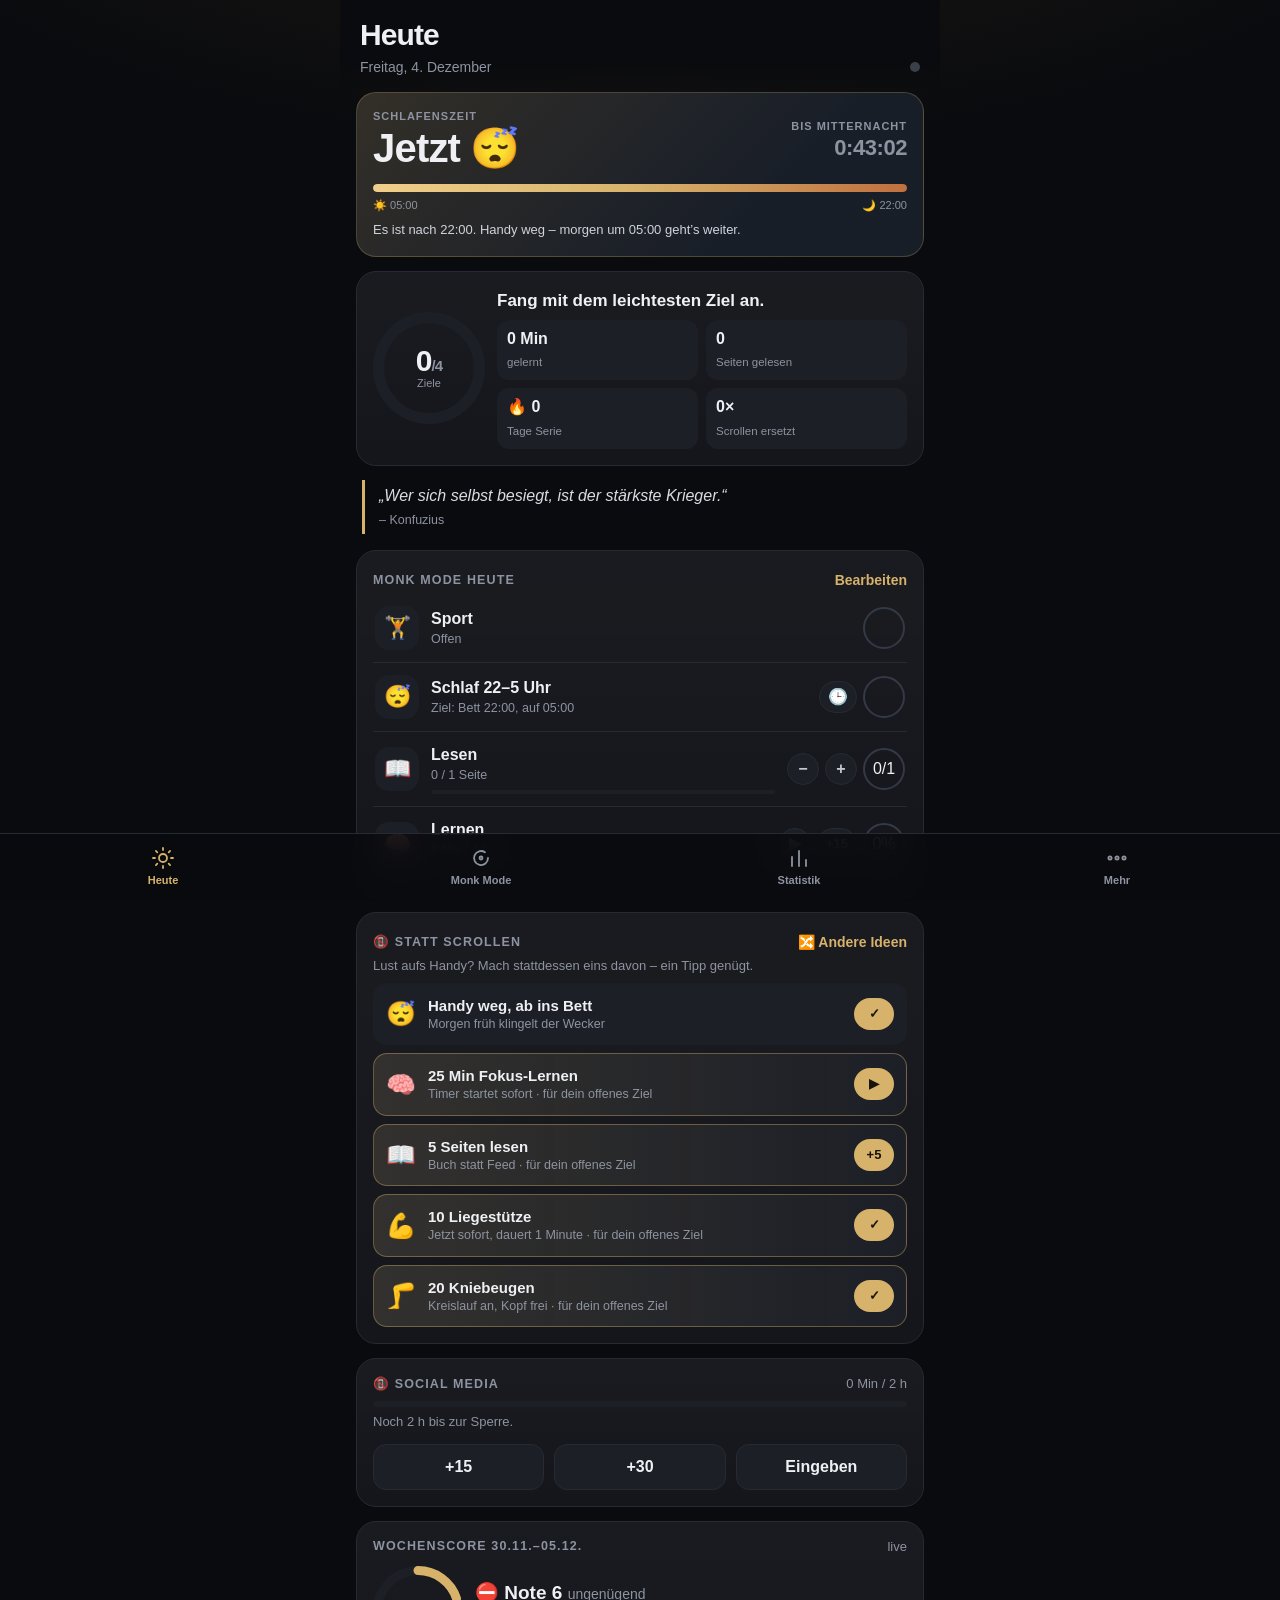
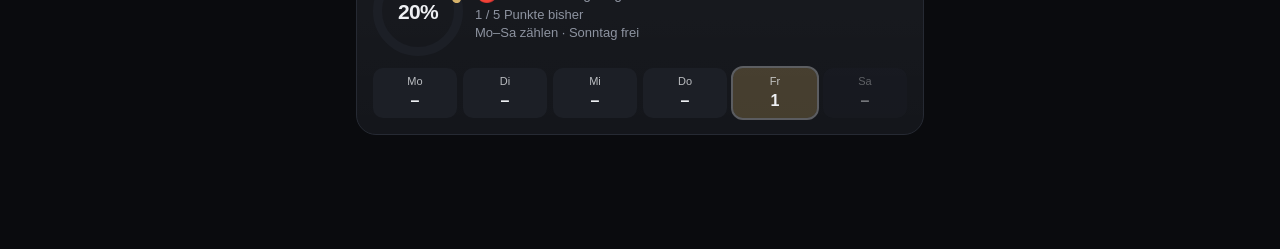
<file: index.html>
<!doctype html>
<html lang="de">
<head>
<meta charset="utf-8">
<meta name="viewport" content="width=device-width, initial-scale=1, viewport-fit=cover, user-scalable=no">
<title>Monk Mode</title>
<meta name="description" content="Monk Mode – deine Ziele, jeden Tag">
<meta name="theme-color" content="#0a0b0e">
<meta name="color-scheme" content="dark">
<meta name="apple-mobile-web-app-capable" content="yes">
<meta name="mobile-web-app-capable" content="yes">
<meta name="apple-mobile-web-app-status-bar-style" content="black-translucent">
<meta name="apple-mobile-web-app-title" content="Monk Mode">
<link rel="manifest" href="manifest.json">
<link rel="icon" type="image/png" sizes="32x32" href="icons/favicon-32.png">
<link rel="apple-touch-icon" href="icons/apple-touch-icon.png">
<link rel="stylesheet" href="styles.css?v=5">
</head>
<body>
<header class="topbar"><div><h1 id="title">Heute</h1><div id="subtitle"></div></div><div class="topright" id="topright"></div></header>
<div id="notice"></div>
<main id="view"></main>
<nav class="tabbar">
  <button data-tab="today" class="active"><svg viewBox="0 0 24 24"><circle cx="12" cy="12" r="4"/><path d="M12 2v2M12 20v2M2 12h2M20 12h2M4.9 4.9l1.4 1.4M17.7 17.7l1.4 1.4M4.9 19.1l1.4-1.4M17.7 6.3l1.4-1.4"/></svg><span>Heute</span></button>
  <button data-tab="monk"><svg viewBox="0 0 24 24"><path d="M19 12a7 7 0 1 1-3-5.7"/><circle cx="12" cy="12" r="1.5"/></svg><span>Monk Mode</span></button>
  <button data-tab="stats"><svg viewBox="0 0 24 24"><path d="M5 20V11M12 20V5M19 20v-6"/></svg><span>Statistik</span></button>
  <button data-tab="settings"><svg viewBox="0 0 24 24"><circle cx="5" cy="12" r="1.6"/><circle cx="12" cy="12" r="1.6"/><circle cx="19" cy="12" r="1.6"/></svg><span>Mehr</span></button>
</nav>
<div id="sheet" class="sheet hidden"><div class="sheet-backdrop"></div><div class="sheet-body" id="sheetBody"></div></div>
<div id="toast" class="toast"></div>
<script src="vendor/supabase.js"></script>
<script src="store.js?v=5"></script>
<script src="app.js?v=5"></script>
<script src="sync.js?v=5"></script>
</body>
</html>
</file>
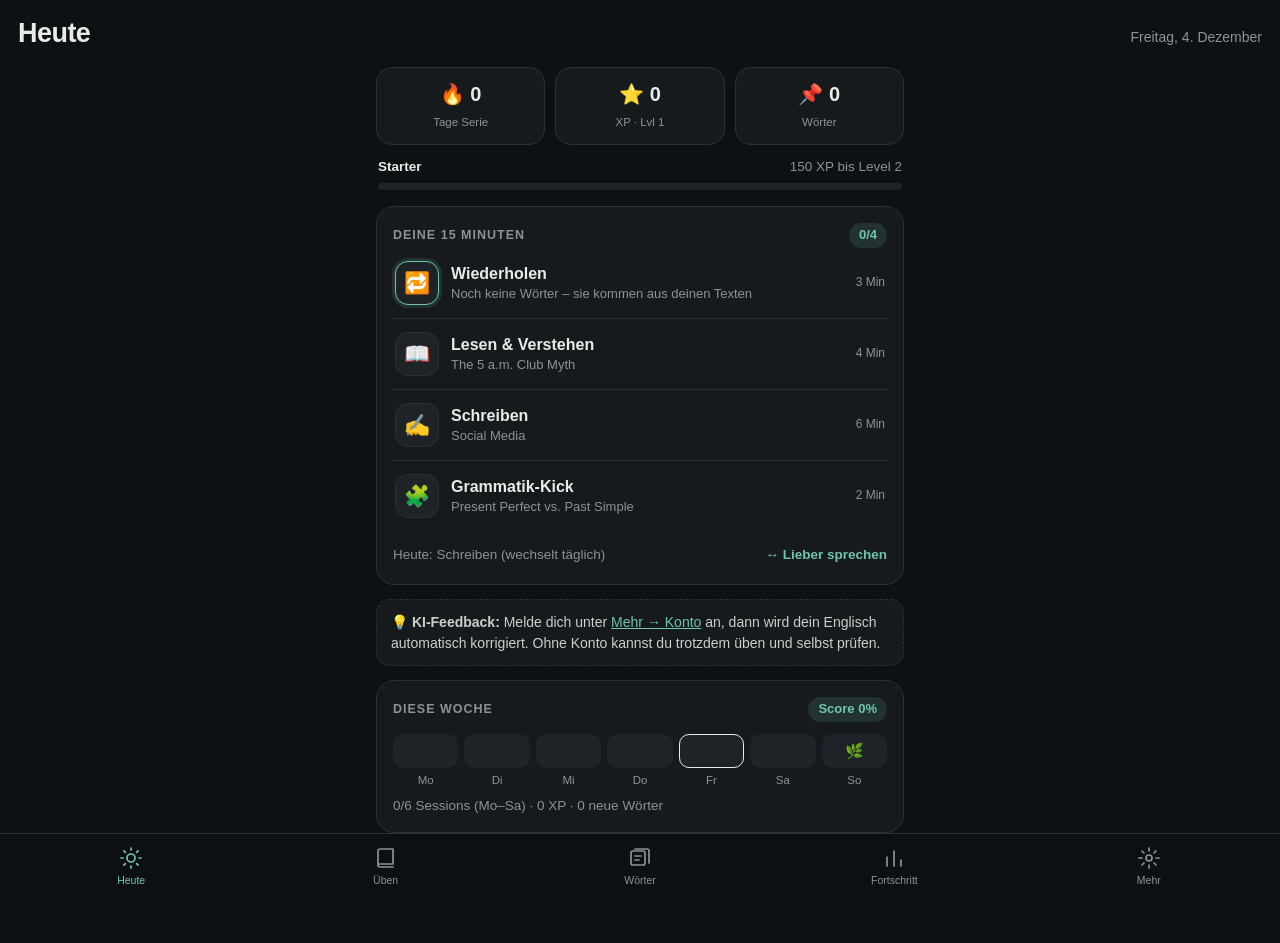
<file: english/index.html>
<!doctype html>
<html lang="de">
<head>
<meta charset="utf-8">
<meta name="viewport" content="width=device-width, initial-scale=1, viewport-fit=cover">
<title>English Daily</title>
<meta name="description" content="15 Minuten echtes Englisch am Tag – Lesen, Schreiben, Sprechen, Wörter, Grammatik">
<meta name="theme-color" content="#0e1113">
<meta name="color-scheme" content="dark">
<meta name="apple-mobile-web-app-capable" content="yes">
<meta name="mobile-web-app-capable" content="yes">
<meta name="apple-mobile-web-app-status-bar-style" content="black-translucent">
<meta name="apple-mobile-web-app-title" content="English">
<link rel="manifest" href="manifest.json">
<link rel="icon" type="image/png" sizes="32x32" href="icons/favicon-32.png">
<link rel="apple-touch-icon" href="icons/apple-touch-icon.png">
<link rel="stylesheet" href="styles.css">
</head>
<body>
<header class="topbar"><button id="backBtn" class="backbtn hidden" aria-label="Zurück">‹</button><h1 id="title">Heute</h1><span id="subtitle"></span></header>
<main id="view"></main>
<nav class="tabbar">
  <button data-tab="today" class="active"><svg viewBox="0 0 24 24"><circle cx="12" cy="12" r="4"/><path d="M12 2v2M12 20v2M2 12h2M20 12h2M4.9 4.9l1.4 1.4M17.7 17.7l1.4 1.4M4.9 19.1l1.4-1.4M17.7 6.3l1.4-1.4"/></svg><span>Heute</span></button>
  <button data-tab="practice"><svg viewBox="0 0 24 24"><path d="M4 19.5V5a2 2 0 0 1 2-2h13v15H6a2 2 0 0 0-2 2zM4 19.5A2 2 0 0 0 6 21h13"/></svg><span>Üben</span></button>
  <button data-tab="words"><svg viewBox="0 0 24 24"><rect x="3" y="5" width="14" height="14" rx="2"/><path d="M7 3h12a2 2 0 0 1 2 2v12"/><path d="M7 10h6M7 14h4"/></svg><span>Wörter</span></button>
  <button data-tab="progress"><svg viewBox="0 0 24 24"><path d="M5 20V11M12 20V5M19 20v-6"/></svg><span>Fortschritt</span></button>
  <button data-tab="more"><svg viewBox="0 0 24 24"><circle cx="12" cy="12" r="3"/><path d="M12 2v3M12 19v3M2 12h3M19 12h3M5 5l2 2M17 17l2 2M5 19l2-2M17 7l2-2"/></svg><span>Mehr</span></button>
</nav>
<div id="sheet" class="sheet hidden"><div class="sheet-backdrop"></div><div class="sheet-body" id="sheetBody"></div></div>
<div id="toast" class="toast"></div>
<script src="vendor/supabase.js"></script>
<script src="content-texts.js"></script>
<script src="content-learn.js"></script>
<script src="app.js"></script>
<script src="sync.js"></script>
</body>
</html>
</file>
<file: styles.css>
/* Monk Mode v4 – dark, mobile-first */
:root{
  --bg:#0a0b0e;--card:#14161b;--card2:#1c1f26;--line:#262a33;--text:#eef0f3;--muted:#8d93a0;
  --accent:#d6b26a;--accent2:#f0cf8a;--accent-dim:rgba(214,178,106,.16);--ok:#4cc38a;--danger:#e5534b;--warn:#e8a33d;--blue:#5b9cff;
  --safe-b:env(safe-area-inset-bottom,0px);--safe-t:env(safe-area-inset-top,0px);
}
*{box-sizing:border-box;-webkit-tap-highlight-color:transparent}
html,body{margin:0;background:var(--bg);color:var(--text);font:16px/1.4 -apple-system,BlinkMacSystemFont,"SF Pro Text","Inter","Segoe UI",Roboto,Helvetica,Arial,sans-serif;-webkit-font-smoothing:antialiased;overscroll-behavior-y:none}
body{min-height:100dvh;background:radial-gradient(1200px 500px at 50% -200px,rgba(214,178,106,.10),transparent 70%),var(--bg);background-attachment:fixed}
button,input,select,textarea{font:inherit;color:inherit}
a{color:var(--accent)}
.topbar{position:sticky;top:0;z-index:5;padding:calc(var(--safe-t) + 14px) 20px 10px;background:linear-gradient(var(--bg) 70%,rgba(10,11,14,0));display:flex;align-items:flex-end;justify-content:space-between;gap:10px;max-width:600px;margin:0 auto}
.topbar h1{margin:0;font-size:30px;font-weight:750;letter-spacing:-.03em}
#subtitle{color:var(--muted);font-size:14px;margin-top:2px}
.topright{display:flex;align-items:center;gap:8px;padding-bottom:6px}
main{padding:4px 16px calc(100px + var(--safe-b));max-width:600px;margin:0 auto}
#notice{max-width:600px;margin:0 auto;padding:0 16px}
.notice{display:flex;align-items:center;gap:10px;border-radius:14px;padding:11px 12px;margin:0 0 12px;font-size:13.5px;line-height:1.35;border:1px solid}
.notice span{flex:1}
.notice.warn{background:rgba(232,163,61,.10);border-color:rgba(232,163,61,.35)}
.notice.bad{background:rgba(229,83,75,.12);border-color:rgba(229,83,75,.45)}
.notice.ok{background:rgba(76,195,138,.10);border-color:rgba(76,195,138,.35)}
.notice.info{background:rgba(91,156,255,.10);border-color:rgba(91,156,255,.35)}
.notice .x{background:none;border:0;color:var(--muted);font-size:20px;cursor:pointer;padding:0 4px}
.tabbar{position:fixed;left:0;right:0;bottom:0;z-index:10;display:flex;justify-content:space-around;padding:8px 4px calc(8px + var(--safe-b));background:rgba(10,11,14,.88);backdrop-filter:blur(16px);-webkit-backdrop-filter:blur(16px);border-top:1px solid var(--line)}
.tabbar button{flex:1;background:none;border:0;display:flex;flex-direction:column;align-items:center;gap:3px;color:var(--muted);font-size:11px;padding:4px 0;cursor:pointer;font-weight:550}
.tabbar svg{width:24px;height:24px;fill:none;stroke:currentColor;stroke-width:1.8;stroke-linecap:round;stroke-linejoin:round}
.tabbar button.active{color:var(--accent)}
.card{background:linear-gradient(180deg,rgba(255,255,255,.025),rgba(255,255,255,0)),var(--card);border:1px solid var(--line);border-radius:20px;padding:16px;margin:0 0 14px}
.h,.card h2{margin:0 0 10px;font-size:12.5px;font-weight:700;text-transform:uppercase;letter-spacing:.09em;color:var(--muted)}
.row .h{margin:0}
.sect{display:flex;align-items:center;justify-content:space-between;margin:20px 4px 10px}
.sect .h{margin:0}
.row{display:flex;align-items:center;gap:12px}
.between{justify-content:space-between}
.grow{flex:1;min-width:0}
.muted{color:var(--muted)}.small{font-size:13px}.tiny{font-size:11px}.center{text-align:center}.accent{color:var(--accent)}.okc{color:var(--ok)}
.eyebrow{font-size:11px;font-weight:700;letter-spacing:.09em;text-transform:uppercase;color:var(--muted)}
.headline{font-size:17px;font-weight:650;line-height:1.3;margin:2px 0 4px}
.btn{border:1px solid var(--line);background:var(--card2);border-radius:13px;padding:11px 16px;cursor:pointer;font-weight:600;transition:transform .08s}
.btn:active{transform:scale(.97)}
.btn.small{padding:7px 12px;font-size:13.5px;border-radius:11px}
.btn.primary{background:linear-gradient(180deg,var(--accent2),var(--accent));border-color:var(--accent);color:#17130b}
.btn.danger{color:var(--danger)}
.btn.block{width:100%}
.btn.ghost{background:none}
.btn:disabled{opacity:.5}
.btns{display:flex;gap:10px;flex-wrap:wrap;margin-top:12px}
.btns .btn{flex:1}
.btns.col{flex-direction:column}
.btns.tight{margin-top:8px;gap:8px}
.link{background:none;border:0;color:var(--accent);font-weight:600;font-size:14px;cursor:pointer;padding:4px 0;white-space:nowrap}
.empty{text-align:center;padding:26px 10px;color:var(--muted)}
.empty .big{font-size:40px;margin-bottom:6px}
/* Hero: Tageszeit */
.hero{background:linear-gradient(135deg,rgba(214,178,106,.16),rgba(91,156,255,.06) 70%),var(--card);border-color:rgba(214,178,106,.25)}
.clock{font-size:40px;font-weight:750;letter-spacing:-.02em;font-variant-numeric:tabular-nums;line-height:1.1;margin-top:2px}
.clock.sm{font-size:22px;color:var(--muted);font-weight:650}
.hero .right{text-align:right}
.daybar{height:8px;border-radius:8px;background:rgba(255,255,255,.08);overflow:hidden;margin:14px 0 6px}
.daybar i{display:block;height:100%;width:0;background:linear-gradient(90deg,var(--accent2),var(--accent),#c0703f);border-radius:8px;transition:width 1s linear}
.daytext{margin-top:8px;color:#cfd3da}
/* Fortschritt */
.progress .row{align-items:center}
.stats4{display:grid;grid-template-columns:1fr 1fr;gap:8px;margin-top:8px}
.stats4 div{background:var(--card2);border-radius:12px;padding:8px 10px}
.stats4 b{display:block;font-size:16px;font-variant-numeric:tabular-nums}
.stats4 span{font-size:11.5px;color:var(--muted)}
/* Ring */
.ring{position:relative;width:200px;height:200px;flex:none}
.ring svg{width:100%;height:100%;transform:rotate(-90deg)}
.ring .bg{stroke:var(--card2)}.ring .fg{stroke:var(--accent);transition:stroke-dashoffset .6s}
.ring .center{position:absolute;inset:0;display:flex;flex-direction:column;align-items:center;justify-content:center;text-align:center}
.ring .big{font-size:40px;font-weight:750;letter-spacing:-.03em;line-height:1}
.ring .big small{font-size:.5em;color:var(--muted);font-weight:600}
.ring.md{width:112px;height:112px}.ring.md .big{font-size:30px}
.ring.sm{width:90px;height:90px}.ring.sm .big{font-size:21px}
/* Zitat */
.quote{margin:4px 6px 16px;padding:4px 0 4px 14px;border-left:3px solid var(--accent);font-size:16px;font-style:italic;color:#d9dce2;line-height:1.45;cursor:pointer;transition:opacity .3s;min-height:46px}
.quote span{display:block;font-style:normal;font-size:12.5px;color:var(--muted);margin-top:4px}
.quote.fade{opacity:0}
/* Fokus */
.focus{border-color:rgba(76,195,138,.45);background:linear-gradient(135deg,rgba(76,195,138,.14),transparent 70%),var(--card)}
.focus-title{font-weight:650;font-size:16px;margin-top:2px}
.focus-time{font-size:34px;font-weight:750;font-variant-numeric:tabular-nums;color:var(--ok)}
.focus .bar>i{background:var(--ok)}
/* Ziele */
.item{display:flex;align-items:center;gap:12px;padding:12px 2px;border-bottom:1px solid var(--line)}
.item:last-child{border-bottom:0}
.emoji{width:44px;height:44px;border-radius:14px;background:var(--card2);display:grid;place-items:center;font-size:22px;flex:none}
.item .name{font-weight:620;white-space:nowrap;overflow:hidden;text-overflow:ellipsis}
.item .meta{font-size:12.5px;color:var(--muted)}
.item.is-done .name{color:var(--accent2)}
.check{width:42px;height:42px;border-radius:50%;border:2px solid #343946;background:none;display:grid;place-items:center;cursor:pointer;flex:none;transition:all .18s;font-variant-numeric:tabular-nums}
.check svg{width:20px;height:20px;stroke:#17130b;stroke-width:3;fill:none;opacity:0;transition:opacity .15s}
.check.done{background:var(--accent);border-color:var(--accent);color:#17130b;font-weight:750;font-size:13px}
.check.done svg{opacity:1}
.check.partial{border-color:var(--accent);color:var(--accent);font-size:11.5px;font-weight:750}
.counter{display:flex;align-items:center;gap:6px;flex:none}
.mini{min-width:32px;height:32px;border-radius:16px;border:1px solid var(--line);background:var(--card2);cursor:pointer;color:#c4c8d0;font-size:16px;line-height:1;padding:0 8px;font-weight:600}
.mini.wide{font-size:13px}
.mini.run{background:var(--ok);border-color:var(--ok);color:#06150e}
.mini:disabled{opacity:.3}
.bar{height:6px;border-radius:6px;background:var(--card2);overflow:hidden;margin-top:8px}
.bar.thin{height:4px;margin-top:6px}
.bar>i{display:block;height:100%;background:var(--accent);border-radius:6px;transition:width .3s}
.gname{font-weight:650;font-size:16px}
.goal .link{align-self:flex-start}
.sortbtns{display:flex;gap:6px}
/* Statt Scrollen */
.alt{display:flex;align-items:center;gap:12px;width:100%;text-align:left;background:var(--card2);border:1px solid transparent;border-radius:14px;padding:11px 12px;margin-top:8px;cursor:pointer;transition:transform .08s,border-color .2s}
.alt:active{transform:scale(.98)}
.alt.tied{border-color:rgba(214,178,106,.4);background:linear-gradient(90deg,rgba(214,178,106,.12),transparent),var(--card2)}
.alt .ae{font-size:24px;width:30px;text-align:center}
.alt b{display:block;font-weight:620;font-size:15px}
.alt small{display:block;color:var(--muted);font-size:12.5px}
.alt .go{min-width:40px;height:32px;border-radius:16px;background:var(--accent);color:#17130b;display:grid;place-items:center;font-weight:750;font-size:13px;padding:0 8px}
/* Woche */
.week{display:grid;grid-template-columns:repeat(7,1fr);gap:6px}
.week button{aspect-ratio:1;border-radius:10px;border:1px solid var(--line);background:var(--card2);color:var(--muted);font-size:12.5px;cursor:pointer;padding:0}
.week button.on{background:var(--accent);border-color:var(--accent);color:#17130b;font-weight:700}
.week button.part{border-color:var(--accent);color:var(--accent)}
.week button.today{outline:2px solid rgba(255,255,255,.35);outline-offset:1px}
.week button.blk{background:rgba(229,83,75,.25);border-color:rgba(229,83,75,.5)}
.week button.sun{opacity:.6}
.weekhead{display:grid;grid-template-columns:repeat(7,1fr);gap:6px;margin-bottom:4px}
.weekhead span{text-align:center;font-size:11px;color:var(--muted)}
.weekgrid{display:grid;grid-template-columns:repeat(6,1fr);gap:6px;margin-top:12px}
.wd{background:var(--card2);border-radius:10px;padding:6px 0;text-align:center}
.wd span{display:block;font-size:11px;opacity:.75}
.wd.future{opacity:.45}.wd.blocked{background:rgba(229,83,75,.35)}
.wd.today{outline:2px solid rgba(255,255,255,.3)}
.grade{font-size:19px;font-weight:700}.grade .muted{font-size:14px;font-weight:500}
.bignum{font-size:34px;font-weight:750}
/* Kalender */
.cal{display:grid;grid-template-columns:repeat(7,1fr);gap:5px}
.cal .dow{text-align:center;font-size:11px;color:var(--muted)}
.cal .d{aspect-ratio:1;border-radius:9px;background:var(--card2);display:grid;place-items:center;font-size:12px;color:var(--muted)}
.cal .d.today{outline:2px solid var(--accent)}
.cal .d.future{opacity:.35}
.cal .d.sun{background-image:repeating-linear-gradient(45deg,transparent 0 4px,rgba(255,255,255,.04) 4px 8px)}
.legend{display:flex;align-items:center;gap:4px;font-size:11px;color:var(--muted)}
.legend i{width:12px;height:12px;border-radius:3px;display:inline-block}
.legend i.sunlg{background:var(--card2);background-image:repeating-linear-gradient(45deg,transparent 0 3px,rgba(255,255,255,.12) 3px 6px)}
.stats{display:grid;grid-template-columns:1fr 1fr;gap:10px}
.stat{background:var(--card2);border-radius:14px;padding:12px}
.stat b{display:block;font-size:20px}
.stat span{font-size:12px;color:var(--muted)}
.hist{padding:10px 0;border-bottom:1px solid var(--line);font-size:14px}
.hist:last-child{border-bottom:0}
/* Mehr */
.kv{display:flex;justify-content:space-between;gap:10px;padding:8px 0;border-bottom:1px solid var(--line);font-size:14px}
.kv b{font-weight:600;color:#cfd3da;text-align:right}
.snaps{margin-top:10px;max-height:280px;overflow:auto}
.snap{display:flex;justify-content:space-between;width:100%;background:var(--card2);border:0;border-radius:10px;padding:10px 12px;margin-top:6px;font-size:13.5px;cursor:pointer;text-align:left}
/* Formulare */
label{display:block;font-size:13px;color:var(--muted);margin:14px 0 6px;font-weight:600}
input[type=text],input[type=number],input[type=date],input[type=time],input[type=email],input[type=password],select,textarea{width:100%;background:var(--card2);border:1px solid var(--line);border-radius:12px;padding:11px 12px;outline:none;-webkit-appearance:none;appearance:none}
input:focus,select:focus,textarea:focus{border-color:var(--accent)}
textarea{resize:vertical}
.chips{display:flex;flex-wrap:wrap;gap:8px}
.chip{border:1px solid var(--line);background:var(--card2);border-radius:999px;padding:8px 12px;cursor:pointer;font-size:14px}
.chip.on{background:var(--accent-dim);border-color:var(--accent);color:var(--accent2)}
.emojis{display:grid;grid-template-columns:repeat(8,1fr);gap:6px}
.emojis button{aspect-ratio:1;border-radius:10px;border:1px solid var(--line);background:var(--card2);font-size:20px;cursor:pointer;padding:0}
.emojis button.on{border-color:var(--accent);background:var(--accent-dim)}
.segment{display:flex;flex-wrap:wrap;background:var(--card2);border-radius:12px;padding:3px;gap:3px}
.segment button{flex:1 1 auto;border:0;background:none;border-radius:9px;padding:9px 8px;cursor:pointer;font-size:13.5px;color:var(--muted);font-weight:600}
.segment button.on{background:var(--accent);color:#17130b}
/* Sheet */
.sheet{position:fixed;inset:0;z-index:30}
.sheet.hidden{display:none}
.sheet-backdrop{position:absolute;inset:0;background:rgba(0,0,0,.6);animation:fade .2s}
.sheet-body{position:absolute;left:0;right:0;bottom:0;max-height:90dvh;overflow:auto;background:var(--card);border-radius:22px 22px 0 0;border-top:1px solid var(--line);padding:10px 18px calc(22px + var(--safe-b));max-width:600px;margin:0 auto;animation:up .25s cubic-bezier(.2,.8,.2,1)}
.grab{width:40px;height:5px;border-radius:3px;background:#3a3f4a;margin:0 auto 10px}
.sheet-body h3{margin:4px 0 8px;font-size:20px}
@keyframes up{from{transform:translateY(40px);opacity:0}to{transform:none;opacity:1}}
@keyframes fade{from{opacity:0}to{opacity:1}}
.toast{position:fixed;left:50%;bottom:calc(92px + var(--safe-b));transform:translate(-50%,20px);background:#2a2f39;color:#fff;padding:10px 16px;border-radius:12px;font-size:14px;opacity:0;pointer-events:none;transition:all .25s;z-index:50;max-width:88vw;text-align:center;box-shadow:0 8px 30px rgba(0,0,0,.4)}
.toast.show{opacity:1;transform:translate(-50%,0)}
/* Social / Sperre */
.red{color:var(--danger)}
.card-red{border-color:rgba(229,83,75,.6);background:linear-gradient(135deg,rgba(229,83,75,.14),transparent),var(--card)}
.bar-red>i{background:var(--danger)}.bar-warn>i{background:var(--warn)}
.banner-red{background:var(--danger);color:#fff;border-radius:14px;padding:12px 14px;margin-bottom:14px;font-weight:650;text-align:center;cursor:pointer;animation:pulse 2s infinite}
@keyframes pulse{50%{opacity:.8}}
#lock{position:fixed;inset:0;z-index:40;background:rgba(80,10,10,.94);backdrop-filter:blur(8px);-webkit-backdrop-filter:blur(8px);display:grid;place-items:center;padding:24px}
.lock-inner{text-align:center;max-width:360px}
.lock-icon{font-size:64px}
#lock h2{font-size:26px;margin:10px 0}
#lock p{color:#f3d6d3}
.lockbtn{background:#fff;color:#7a1410;border:0}
#lock .btn.ghost{color:#fff;border-color:rgba(255,255,255,.4)}
.locked-tag{font-size:18px;opacity:.8}
.is-locked .name,.is-locked .grow{opacity:.55}
.locked-card{border-color:rgba(229,83,75,.4)}
/* Sonntag */
.sunday{background:linear-gradient(135deg,rgba(240,207,138,.18),rgba(91,156,255,.08)),var(--card);border-color:rgba(240,207,138,.35)}
.sun-icon{font-size:44px;text-align:center}
.sun-title{text-align:center;font-size:22px!important;text-transform:none!important;letter-spacing:0!important;color:var(--text)!important;margin:4px 0 6px!important}
/* Konto / Sync */
.syncdot{width:10px;height:10px;border-radius:50%;background:#3a3f4a;display:inline-block;cursor:pointer}
.syncdot.ok{background:var(--ok)}.syncdot.busy{background:var(--blue);animation:pulse 1s infinite}.syncdot.off{background:#8d93a0}.syncdot.err{background:var(--danger)}
.okmsg{color:var(--ok)}.errmsg{color:var(--danger)}
#authMsg:empty{display:none}
.eyebrow{white-space:nowrap}
</file>
<file: english/styles.css>
:root{
  --bg:#0e1113;--card:#161a1d;--card2:#1e2327;--line:#2a3035;--text:#e8ebe9;--muted:#8a9399;
  --accent:#6ec6b0;--accent-dim:#6ec6b022;--ok:#7fc48e;--bad:#e8806f;--warn:#f2c46d;--danger:#e8806f;
  --safe-b:env(safe-area-inset-bottom,0px);--safe-t:env(safe-area-inset-top,0px);
}
*{box-sizing:border-box;-webkit-tap-highlight-color:transparent}
html,body{margin:0;background:var(--bg);color:var(--text);font:16px/1.45 -apple-system,BlinkMacSystemFont,"SF Pro Text","Segoe UI",Roboto,Helvetica,Arial,sans-serif;-webkit-font-smoothing:antialiased;overscroll-behavior-y:none}
body{min-height:100dvh}
button,input,select,textarea{font:inherit;color:inherit}
.hidden{display:none!important}
.topbar{position:sticky;top:0;z-index:5;padding:calc(var(--safe-t) + 14px) 18px 10px;background:linear-gradient(var(--bg) 75%,transparent);display:flex;align-items:baseline;gap:10px}
.topbar h1{margin:0;font-size:27px;font-weight:680;letter-spacing:-.02em}
#subtitle{color:var(--muted);font-size:14px;flex:1;text-align:right;white-space:nowrap;overflow:hidden;text-overflow:ellipsis}
.backbtn{background:var(--card2);border:1px solid var(--line);width:36px;height:36px;border-radius:50%;font-size:24px;line-height:1;padding:0 0 3px;cursor:pointer;align-self:center;flex:none}
main{padding:4px 16px calc(96px + var(--safe-b));max-width:560px;margin:0 auto}
.tabbar{position:fixed;left:0;right:0;bottom:0;z-index:10;display:flex;justify-content:space-around;padding:8px 4px calc(8px + var(--safe-b));background:rgba(14,17,19,.92);backdrop-filter:blur(14px);-webkit-backdrop-filter:blur(14px);border-top:1px solid var(--line)}
.tabbar button{flex:1;background:none;border:0;display:flex;flex-direction:column;align-items:center;gap:3px;color:var(--muted);font-size:10.5px;padding:4px 0;cursor:pointer}
.tabbar svg{width:24px;height:24px;fill:none;stroke:currentColor;stroke-width:1.7;stroke-linecap:round;stroke-linejoin:round}
.tabbar button.active{color:var(--accent)}
.card{background:var(--card);border:1px solid var(--line);border-radius:18px;padding:16px;margin:0 0 14px}
.card h2{margin:0 0 10px;font-size:12.5px;font-weight:650;text-transform:uppercase;letter-spacing:.08em;color:var(--muted)}
.card h3{margin:4px 0 6px;font-size:20px}
.card h4{margin:18px 0 8px;font-size:15px;display:flex;align-items:center;gap:8px}
.center{text-align:center}
.big{font-size:44px;line-height:1.1}
.row{display:flex;align-items:center;gap:12px}.between{justify-content:space-between}.grow{flex:1;min-width:0}
.muted{color:var(--muted)}.small{font-size:13.5px}
.okmsg{color:var(--ok)}.errmsg{color:#ff7d6e}
.en{font-family:Georgia,"Iowan Old Style","Times New Roman",serif;font-size:1.04em}
.btn{border:1px solid var(--line);background:var(--card2);border-radius:12px;padding:11px 16px;cursor:pointer;font-weight:560}
.btn:disabled{opacity:.45}
.btn.primary{background:var(--accent);border-color:var(--accent);color:#0b1a16}
.btn.danger{color:var(--danger)}.btn.block{width:100%;display:block}.btn.ghost{background:none}
.btns{display:flex;gap:10px;flex-wrap:wrap;margin-top:12px}.btns .btn{flex:1}.btns.col{flex-direction:column}
.link{background:none;border:0;color:var(--accent);cursor:pointer;padding:4px 0;font-weight:560}
a{color:var(--accent)}
.pill{background:var(--accent-dim);color:var(--accent);border-radius:20px;padding:3px 10px;font-size:13px;font-weight:650;white-space:nowrap}
.pill.big{font-size:16px}
label{display:block;font-size:13px;color:var(--muted);margin:12px 0 6px}
.inp,input[type=email],input[type=password],select{width:100%;background:var(--card2);border:1px solid var(--line);border-radius:12px;padding:12px;outline:none;font-size:16px;-webkit-appearance:none;appearance:none;resize:vertical}
textarea.inp{font-family:Georgia,"Iowan Old Style",serif;line-height:1.5}
.inp:focus{border-color:var(--accent)}
textarea.write{min-height:230px}
.empty{text-align:center;padding:26px 10px;color:var(--muted)}
.empty .big{font-size:40px;margin-bottom:6px}
.bar{height:7px;border-radius:7px;background:var(--card2);overflow:hidden;margin-top:6px}
.bar>i{display:block;height:100%;background:var(--accent);border-radius:7px;transition:width .4s}
.bar.thin{height:4px;margin:0 0 6px}
/* hero */
.hero{display:grid;grid-template-columns:repeat(3,1fr);gap:10px;margin-bottom:12px}
.stat{background:var(--card);border:1px solid var(--line);border-radius:16px;padding:12px 8px;text-align:center}
.stat b{display:block;font-size:20px;font-variant-numeric:tabular-nums}.stat span{font-size:11.5px;color:var(--muted)}
.lvl{margin:0 2px 16px}
/* steps */
.step{display:flex;align-items:center;gap:12px;width:100%;text-align:left;background:none;border:0;border-top:1px solid var(--line);padding:13px 2px;cursor:pointer}
.step:first-of-type{border-top:0}
.sicon{width:44px;height:44px;border-radius:13px;background:var(--card2);display:grid;place-items:center;font-size:21px;flex:none;border:1px solid var(--line)}
.step.done .sicon{background:var(--accent);color:#0b1a16;font-weight:800;border-color:var(--accent)}
.step.next .sicon{border-color:var(--accent);box-shadow:0 0 0 3px var(--accent-dim)}
.sname{display:block;font-weight:620}.sdesc{display:block;font-size:13px;color:var(--muted);white-space:nowrap;overflow:hidden;text-overflow:ellipsis}
.step.done .sname{color:var(--muted);text-decoration:line-through;text-decoration-color:#fff3}
.smin{font-size:12px;color:var(--muted);flex:none}
.done-card{border-color:var(--accent);background:linear-gradient(180deg,#6ec6b018,var(--card))}
.free{background:linear-gradient(180deg,#7fc48e18,var(--card))}
/* week */
.weekdots{display:grid;grid-template-columns:repeat(7,1fr);gap:6px;margin-top:12px}
.wd{text-align:center;font-size:11.5px;color:var(--muted)}
.wd i{display:grid;place-items:center;height:34px;border-radius:10px;background:var(--card2);margin-bottom:4px;font-style:normal;font-size:15px;border:1px solid transparent}
.wd.done i{background:var(--accent);color:#0b1a16;font-weight:800}
.wd.part i{background:var(--accent-dim);border-color:#6ec6b055}
.wd.today i{border-color:var(--text)}
.inner{margin-top:6px;text-align:left}
/* items */
.item{display:flex;align-items:center;gap:12px;padding:11px 2px;border-bottom:1px solid var(--line)}
.item:last-child{border-bottom:0}
.btnitem{width:100%;background:none;border:0;border-bottom:1px solid var(--line);text-align:left;cursor:pointer}
.emoji{width:40px;height:40px;border-radius:12px;background:var(--card2);display:grid;place-items:center;font-size:20px;flex:none}
.item .name{font-weight:580;white-space:nowrap;overflow:hidden;text-overflow:ellipsis}
.item .meta{font-size:12.5px;color:var(--muted);overflow:hidden;text-overflow:ellipsis;display:-webkit-box;-webkit-line-clamp:2;-webkit-box-orient:vertical}
.chev{color:var(--muted);font-size:22px}
.mini{width:34px;height:34px;border-radius:50%;border:1px solid var(--line);background:var(--card2);cursor:pointer;color:var(--accent);font-size:18px;line-height:1;flex:none}
.mini.on{background:var(--accent);color:#0b1a16;border-color:var(--accent)}
.boxpill{font-size:11px;border-radius:10px;padding:3px 8px;background:var(--card2);color:var(--muted);white-space:nowrap}
.boxpill.b2,.boxpill.b3,.boxpill.b4{color:var(--warn)}.boxpill.b5,.boxpill.b6,.boxpill.b7{color:var(--ok)}
/* say */
.say{background:var(--card2);border:1px solid var(--line);border-radius:20px;padding:3px 9px;font-size:13px;cursor:pointer;flex:none;font-family:inherit;vertical-align:middle}
.say.playing{background:var(--accent);color:#0b1a16;animation:pulse 1s infinite}
/* reading */
.ttl{font-size:21px!important;line-height:1.25}
.reading .txt p{font-family:Georgia,"Iowan Old Style","Times New Roman",serif;font-size:17.5px;line-height:1.65;margin:0 0 14px}
.w{cursor:pointer;border-radius:4px;transition:background .15s}
.w:active,.w:hover{background:var(--accent-dim)}
.qa{margin:0 0 16px}
.qq{display:flex;gap:10px;align-items:flex-start;margin-bottom:8px;font-weight:520}
.qn{width:24px;height:24px;border-radius:50%;background:var(--accent-dim);color:var(--accent);display:grid;place-items:center;font-size:13px;font-weight:700;flex:none;margin-top:1px;font-family:inherit}
.hint{font-size:13px;color:var(--muted);margin:-2px 0 8px 34px}
.hint summary{cursor:pointer;color:var(--accent)}
.qfb{margin-top:8px}
.reveal{background:var(--card2);border:1px solid var(--line);border-radius:12px;padding:12px;font-size:14.5px}
.reveal.ok{border-color:#7fc48e66;background:#7fc48e12}.reveal.bad{border-color:#e8806f66;background:#e8806f12}.reveal.mid{border-color:#f2c46d66;background:#f2c46d10}
.big2{font-size:22px;margin:6px 0 4px;font-weight:600}
.ex{font-style:italic;color:#c6ccc9;margin:8px 0 4px;font-family:Georgia,serif}
.seg{display:flex;gap:6px;margin-top:10px;flex-wrap:wrap}
.seg button{flex:1;background:var(--card);border:1px solid var(--line);border-radius:10px;padding:8px 6px;font-size:13px;cursor:pointer}
.seg button.on{background:var(--accent);color:#0b1a16;border-color:var(--accent)}
.seg.tabs{margin:0 0 14px;background:var(--card);padding:4px;border-radius:14px;border:1px solid var(--line)}
.seg.tabs button{border:0;background:none;padding:9px}
.seg.tabs button.on{background:var(--card2);color:var(--text)}
/* flashcards */
.flash .label,.label{font-size:12px;text-transform:uppercase;letter-spacing:.07em;color:var(--accent);font-weight:650;margin-bottom:6px}
.flash .q{font-size:21px;font-weight:600;margin:4px 0 6px}
.flash .inp{margin-top:12px}
/* writing */
.prompt{font-size:17px;line-height:1.5;margin:4px 0 10px}
.chips{display:flex;flex-wrap:wrap;gap:6px;margin:8px 0}
.chip{background:var(--card2);border:1px solid var(--line);border-radius:20px;padding:5px 11px;font-size:13.5px;cursor:default}
.chip[data-act]{cursor:pointer}
.chip.sm{font-size:11.5px;padding:2px 8px;font-family:inherit;color:var(--muted)}
.challenge{background:#f2c46d14;border:1px solid #f2c46d44;border-radius:12px;padding:10px 12px;font-size:14px;margin-top:8px}
.hl{background:#f2c46d33;border-radius:5px;padding:0 5px}
.note{background:var(--card);border:1px dashed var(--line);border-radius:14px;padding:12px 14px;font-size:14px;margin:0 0 14px;color:#c9d0cd}
.note.ok{border-style:solid;border-color:#7fc48e55}.note.err{border-style:solid;border-color:#e8806f77;color:#f3b2a6}
.chk{display:flex;gap:10px;align-items:flex-start;color:var(--text);font-size:14.5px;margin:10px 0}
.chk input{width:20px;height:20px;accent-color:var(--accent);flex:none;margin-top:1px}
/* feedback */
.fb{border-color:#6ec6b055}
.cefr{display:inline-block;background:var(--accent);color:#0b1a16;font-weight:800;border-radius:9px;padding:3px 10px;font-size:15px}
.cefr.sm{font-size:12px;padding:2px 7px;margin:2px}
.cefrline{display:flex;flex-wrap:wrap;gap:2px}
.diff{background:var(--card2);border-radius:12px;padding:12px;line-height:1.7;font-size:16px;white-space:pre-wrap}
del{color:#f3a294;text-decoration:line-through;text-decoration-color:#e8806faa;background:#e8806f18;border-radius:3px}
ins{color:#9fe0b0;text-decoration:none;background:#7fc48e22;border-radius:3px;padding:0 2px}
.mist{border-left:3px solid var(--bad);padding:6px 0 8px 12px;margin:0 0 10px}
.mist.up{border-left-color:var(--accent)}
.mist .small{margin-top:3px}
.good{background:#7fc48e14;border-radius:12px;padding:10px 12px;font-size:14px;color:#bfe6c8}
.scores{display:grid;gap:8px;margin:12px 0}
.scores>div{display:grid;grid-template-columns:96px 1fr 44px;align-items:center;gap:8px;font-size:13px}
.scores .bar{margin:0}
/* speaking */
.helpers{margin:6px 0 10px 0;padding-left:22px;font-size:14.5px}
.recbtn{width:96px;height:96px;border-radius:50%;border:0;background:var(--accent);font-size:36px;cursor:pointer;box-shadow:0 0 0 8px var(--accent-dim);margin:10px auto;display:grid;place-items:center;color:#0b1a16}
.recbtn.on{background:#e8806f;box-shadow:0 0 0 8px #e8806f33;animation:pulse 1.4s infinite}
.recbtn:disabled{opacity:.4}
.rectime{font-variant-numeric:tabular-nums;color:var(--muted);margin-top:6px;font-size:14px}
.live{margin-top:12px;min-height:20px;text-align:left;color:#c6ccc9}
audio{width:100%;margin-top:12px}
/* grammar */
.lesson{font-size:15px;line-height:1.6}
.exs{display:grid;gap:8px;margin:12px 0}
.exs>div{background:var(--card2);border-radius:12px;padding:9px 12px;display:grid;gap:3px;font-size:14.5px}
.exs .bad{color:#f3a294}.exs .good{color:#9fe0b0;background:none;padding:0}
/* progress */
.grid4{display:grid;grid-template-columns:repeat(4,1fr);gap:6px;margin-top:12px;text-align:center}
.grid4 b{display:block;font-size:19px}.grid4 span{font-size:11px;color:var(--muted)}
.chart{display:flex;align-items:flex-end;gap:8px;height:140px;padding-top:8px}
.chart .col{flex:1;display:flex;flex-direction:column;align-items:center;justify-content:flex-end;height:100%;gap:4px}
.chart .col i{display:block;width:100%;background:var(--accent);border-radius:7px 7px 3px 3px;min-height:2px}
.chart .col b{font-size:11px;color:var(--muted);font-weight:600}.chart .col span{font-size:10.5px;color:var(--muted)}
.mrow{padding:6px 0 10px}
/* settings */
.switch{display:flex;align-items:center;justify-content:space-between;gap:12px;color:var(--text);font-size:15px;margin:10px 0 14px}
.switch input{width:46px;height:26px;accent-color:var(--accent);flex:none}
/* sheet & toast */
.sheet{position:fixed;inset:0;z-index:50}
.sheet-backdrop{position:absolute;inset:0;background:rgba(0,0,0,.55);opacity:0;transition:opacity .2s}
.sheet.open .sheet-backdrop{opacity:1}
.sheet-body{position:absolute;left:0;right:0;bottom:0;max-height:88dvh;overflow:auto;background:var(--card);border-radius:22px 22px 0 0;border-top:1px solid var(--line);padding:10px 18px calc(20px + var(--safe-b));transform:translateY(100%);transition:transform .25s cubic-bezier(.2,.8,.2,1);max-width:560px;margin:0 auto}
.sheet.open .sheet-body{transform:none}
.sheet-body:before{content:"";display:block;width:40px;height:5px;border-radius:5px;background:var(--line);margin:0 auto 12px}
.sheet-body h3{margin:0 0 4px;font-size:21px;display:flex;align-items:center;gap:8px}
.toast{position:fixed;left:50%;bottom:calc(90px + var(--safe-b));transform:translateX(-50%) translateY(20px);background:var(--card2);border:1px solid var(--line);padding:10px 16px;border-radius:12px;opacity:0;pointer-events:none;transition:all .25s;z-index:60;font-size:14px;max-width:90vw;text-align:center}
.toast.show{opacity:1;transform:translateX(-50%)}
.syncdot{display:none;width:9px;height:9px;border-radius:50%;margin-left:6px;flex:none;align-self:center;cursor:pointer}
.syncdot.ok,.syncdot.busy,.syncdot.off,.syncdot.err{display:inline-block}
.syncdot.ok{background:var(--ok)}.syncdot.busy{background:var(--warn);animation:pulse 1s infinite}.syncdot.off{background:var(--muted)}.syncdot.err{background:#e0483c}
/* celebrate */
.celebrate{position:fixed;inset:0;z-index:70;background:rgba(0,0,0,.6);display:grid;place-items:center;padding:24px;overflow:hidden;animation:fade .25s}
.cbox{background:var(--card);border:1px solid var(--accent);border-radius:22px;padding:24px;text-align:center;max-width:340px;width:100%;position:relative;z-index:2;animation:pop .35s cubic-bezier(.2,1.4,.4,1)}
.cbox h3{margin:8px 0 4px;font-size:22px}
.conf{position:absolute;top:-12px;width:9px;height:14px;border-radius:2px;animation:fall 2.4s ease-in forwards}
@keyframes fall{to{transform:translateY(110vh) rotate(540deg)}}
@keyframes pop{from{transform:scale(.7);opacity:0}}
@keyframes fade{from{opacity:0}}
@keyframes pulse{50%{opacity:.6}}
.card>.hint,.card>details.hint{margin-left:0;margin-top:10px}
input[type=range]{accent-color:var(--accent)}
</file>
